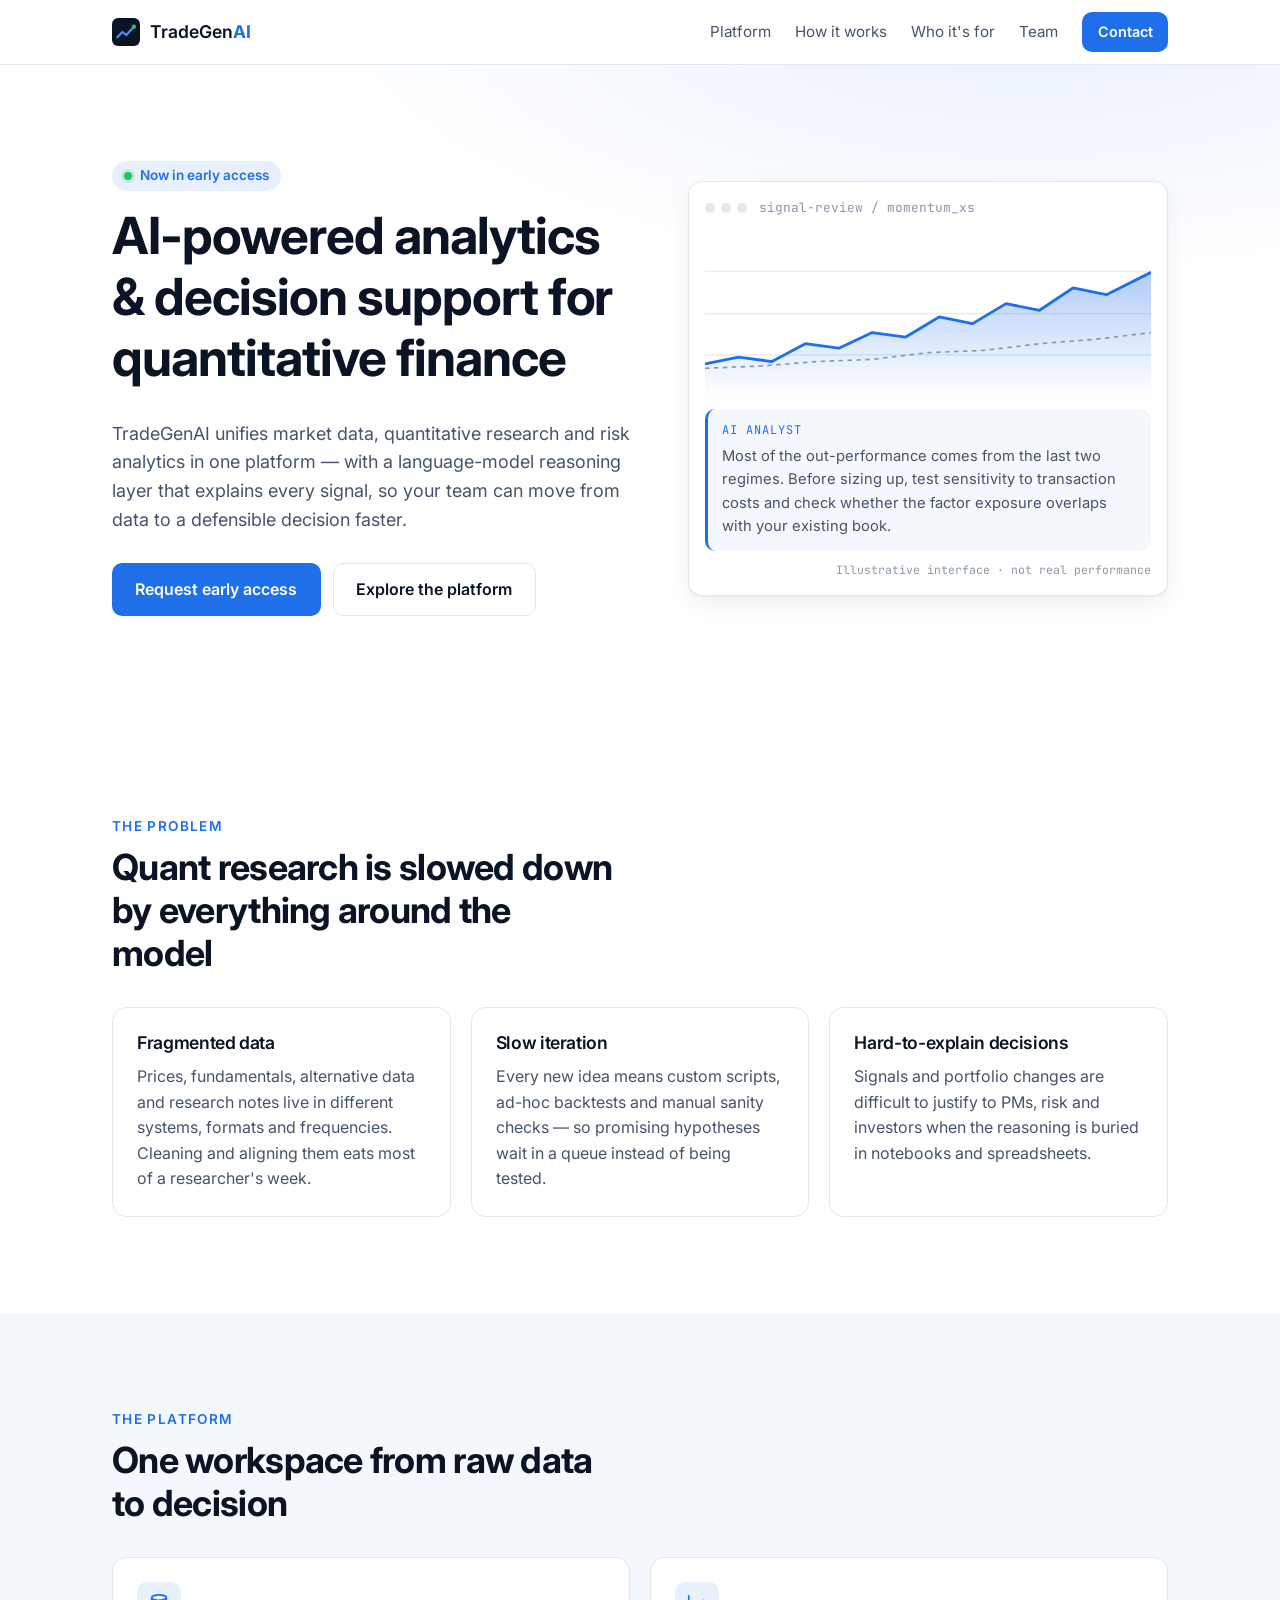
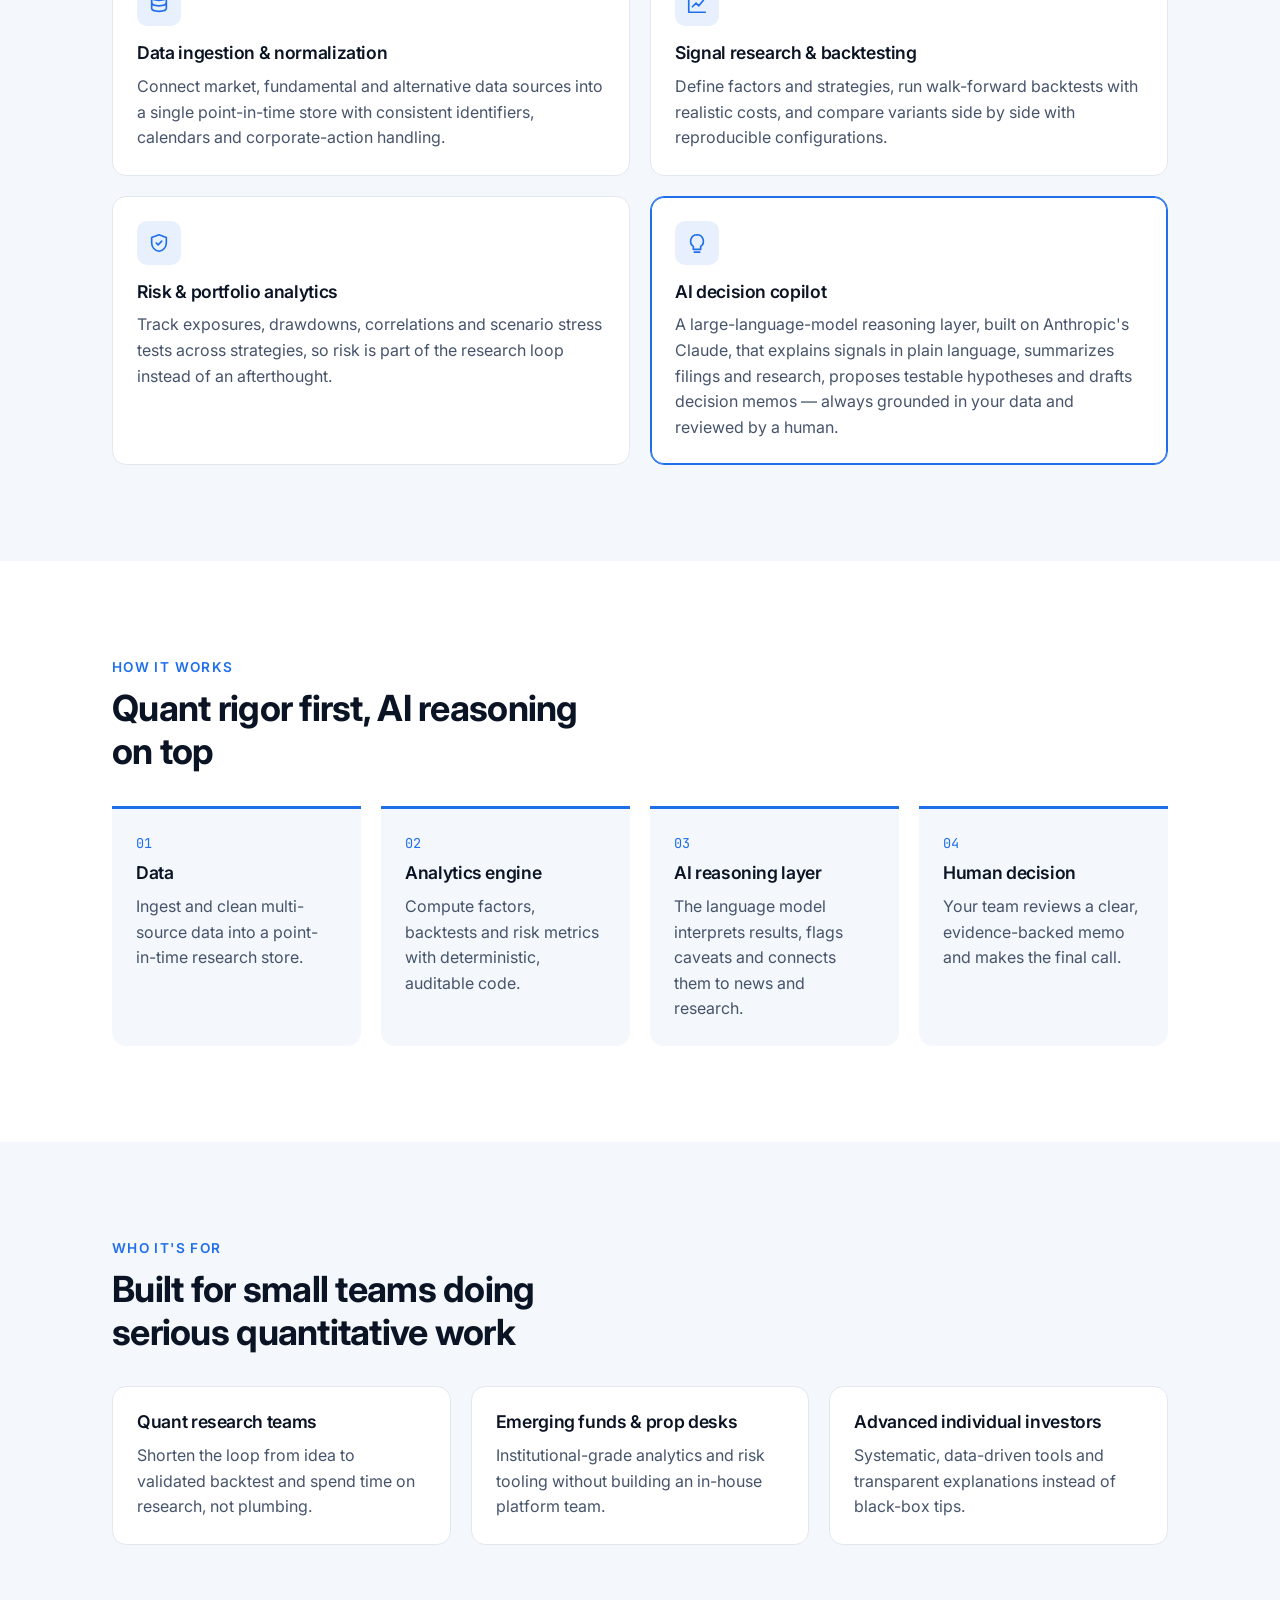
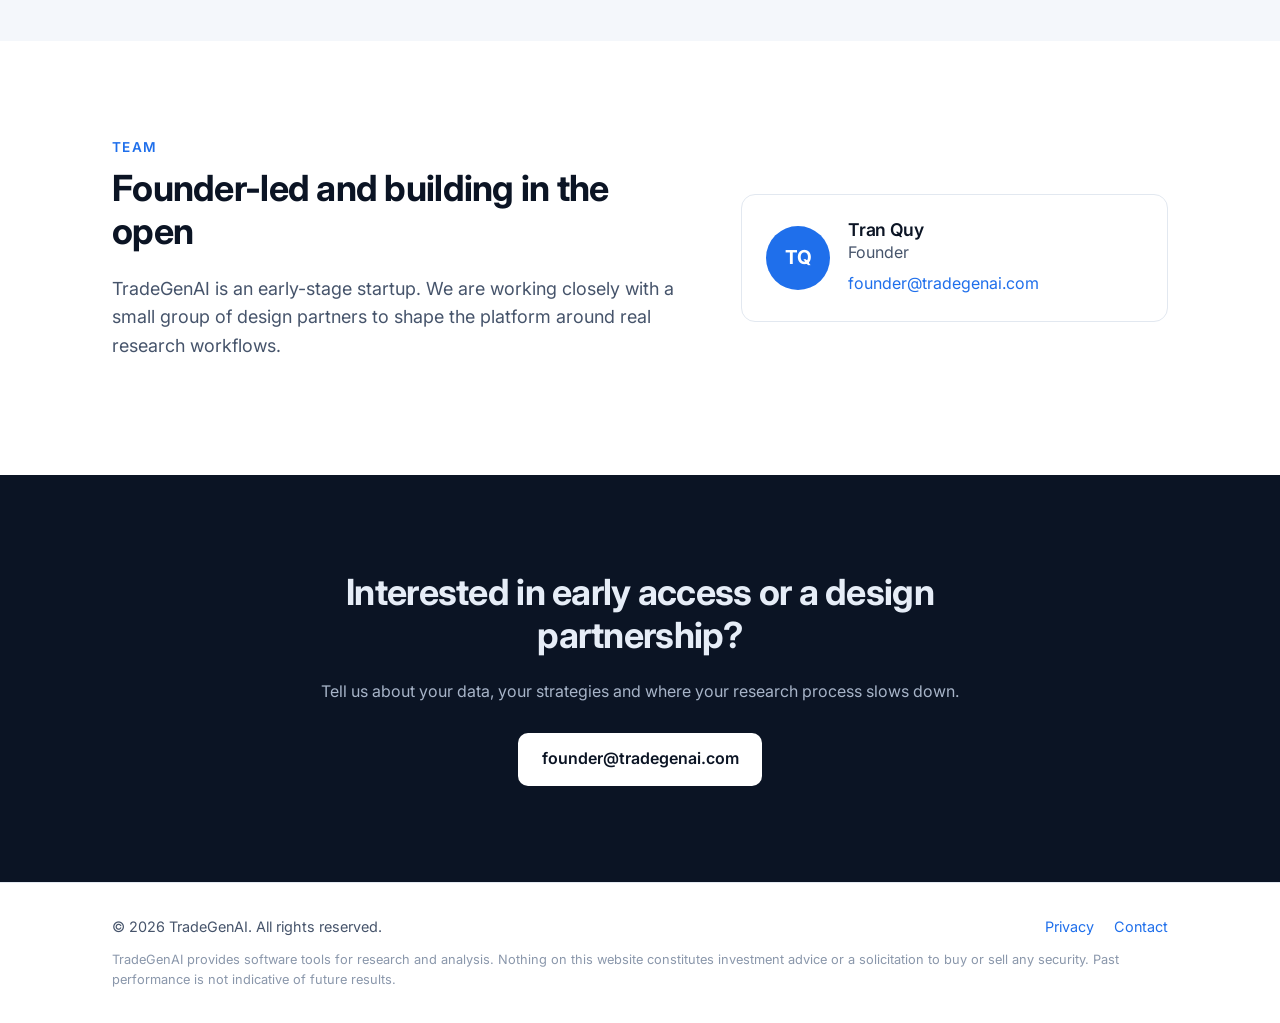
<file: index.html>
<!doctype html>
<html lang="en">
<head>
  <meta charset="utf-8">
  <meta name="viewport" content="width=device-width, initial-scale=1">
  <title>TradeGenAI — AI decision support for quantitative finance</title>
  <meta name="description" content="TradeGenAI builds a data analytics and decision-support platform for quantitative finance, combining rigorous quant tooling with large language model reasoning.">
  <link rel="canonical" href="https://tradegenai.com/">
  <link rel="icon" href="favicon.svg" type="image/svg+xml">
  <meta property="og:type" content="website">
  <meta property="og:url" content="https://tradegenai.com/">
  <meta property="og:title" content="TradeGenAI — AI decision support for quantitative finance">
  <meta property="og:description" content="Data analytics and decision support for quant teams, combining rigorous quant tooling with LLM reasoning.">
  <meta name="theme-color" content="#0b1424">
  <link rel="preconnect" href="https://fonts.googleapis.com">
  <link rel="preconnect" href="https://fonts.gstatic.com" crossorigin>
  <link href="https://fonts.googleapis.com/css2?family=Inter:wght@400;500;600;700&family=JetBrains+Mono:wght@400;500&display=swap" rel="stylesheet">
  <link rel="stylesheet" href="styles.css">
  <script type="application/ld+json">
  {
    "@context": "https://schema.org",
    "@type": "Organization",
    "name": "TradeGenAI",
    "url": "https://tradegenai.com",
    "logo": "https://tradegenai.com/favicon.svg",
    "email": "founder@tradegenai.com",
    "founder": { "@type": "Person", "name": "Tran Quy" }
  }
  </script>
</head>
<body>
  <header class="nav">
    <div class="container nav-inner">
      <a class="brand" href="#top" aria-label="TradeGenAI home">
        <img src="favicon.svg" alt="" width="28" height="28">
        <span>TradeGen<b>AI</b></span>
      </a>
      <nav class="nav-links" aria-label="Primary">
        <a href="#platform">Platform</a>
        <a href="#how">How it works</a>
        <a href="#who">Who it's for</a>
        <a href="#team">Team</a>
      </nav>
      <a class="btn btn-small" href="#contact">Contact</a>
    </div>
  </header>

  <main id="top">
    <section class="hero">
      <div class="container hero-grid">
        <div class="hero-copy">
          <p class="eyebrow"><span class="dot"></span> Now in early access</p>
          <h1>AI-powered analytics &amp; decision support for quantitative finance</h1>
          <p class="lede">TradeGenAI unifies market data, quantitative research and risk analytics in one platform &mdash; with a language-model reasoning layer that explains every signal, so your team can move from data to a defensible decision faster.</p>
          <div class="hero-cta">
            <a class="btn" href="mailto:founder@tradegenai.com?subject=TradeGenAI%20early%20access">Request early access</a>
            <a class="btn btn-ghost" href="#platform">Explore the platform</a>
          </div>
        </div>

        <figure class="hero-panel" aria-label="Illustrative product view">
          <div class="panel-head">
            <span class="panel-dots"><i></i><i></i><i></i></span>
            <span class="mono">signal-review / momentum_xs</span>
          </div>
          <svg class="chart" viewBox="0 0 400 150" role="img" aria-label="Illustrative equity curve">
            <defs>
              <linearGradient id="fill" x1="0" x2="0" y1="0" y2="1">
                <stop offset="0" class="stop-accent" stop-opacity=".35"/>
                <stop offset="1" class="stop-accent" stop-opacity="0"/>
              </linearGradient>
            </defs>
            <g class="grid">
              <line x1="0" y1="37" x2="400" y2="37"/><line x1="0" y1="75" x2="400" y2="75"/><line x1="0" y1="112" x2="400" y2="112"/>
            </g>
            <path d="M0,120 L30,114 L60,118 L90,102 L120,106 L150,92 L180,96 L210,78 L240,84 L270,66 L300,72 L330,52 L360,58 L400,38 L400,150 L0,150Z" fill="url(#fill)"/>
            <path d="M0,120 L30,114 L60,118 L90,102 L120,106 L150,92 L180,96 L210,78 L240,84 L270,66 L300,72 L330,52 L360,58 L400,38" class="line-accent"/>
            <path d="M0,124 L50,122 L100,118 L150,116 L200,110 L250,108 L300,102 L350,98 L400,92" class="line-bench"/>
          </svg>
          <div class="copilot">
            <p class="copilot-label mono">AI analyst</p>
            <p>Most of the out-performance comes from the last two regimes. Before sizing up, test sensitivity to transaction costs and check whether the factor exposure overlaps with your existing book.</p>
          </div>
          <figcaption class="mono">Illustrative interface &middot; not real performance</figcaption>
        </figure>
      </div>
    </section>

    <section class="section" id="problem">
      <div class="container">
        <p class="kicker">The problem</p>
        <h2>Quant research is slowed down by everything around the model</h2>
        <div class="cards three">
          <article class="card">
            <h3>Fragmented data</h3>
            <p>Prices, fundamentals, alternative data and research notes live in different systems, formats and frequencies. Cleaning and aligning them eats most of a researcher's week.</p>
          </article>
          <article class="card">
            <h3>Slow iteration</h3>
            <p>Every new idea means custom scripts, ad-hoc backtests and manual sanity checks &mdash; so promising hypotheses wait in a queue instead of being tested.</p>
          </article>
          <article class="card">
            <h3>Hard-to-explain decisions</h3>
            <p>Signals and portfolio changes are difficult to justify to PMs, risk and investors when the reasoning is buried in notebooks and spreadsheets.</p>
          </article>
        </div>
      </div>
    </section>

    <section class="section alt" id="platform">
      <div class="container">
        <p class="kicker">The platform</p>
        <h2>One workspace from raw data to decision</h2>
        <div class="cards two">
          <article class="card feature">
            <div class="icon" aria-hidden="true">
              <svg viewBox="0 0 24 24"><ellipse cx="12" cy="5" rx="8" ry="3"/><path d="M4 5v6c0 1.7 3.6 3 8 3s8-1.3 8-3V5"/><path d="M4 11v6c0 1.7 3.6 3 8 3s8-1.3 8-3v-6"/></svg>
            </div>
            <h3>Data ingestion &amp; normalization</h3>
            <p>Connect market, fundamental and alternative data sources into a single point-in-time store with consistent identifiers, calendars and corporate-action handling.</p>
          </article>
          <article class="card feature">
            <div class="icon" aria-hidden="true">
              <svg viewBox="0 0 24 24"><path d="M3 3v18h18"/><path d="M7 15l4-4 3 3 5-6"/></svg>
            </div>
            <h3>Signal research &amp; backtesting</h3>
            <p>Define factors and strategies, run walk-forward backtests with realistic costs, and compare variants side by side with reproducible configurations.</p>
          </article>
          <article class="card feature">
            <div class="icon" aria-hidden="true">
              <svg viewBox="0 0 24 24"><path d="M12 3l8 3v6c0 4.5-3.4 8.3-8 9-4.6-.7-8-4.5-8-9V6z"/><path d="M9 12l2 2 4-4"/></svg>
            </div>
            <h3>Risk &amp; portfolio analytics</h3>
            <p>Track exposures, drawdowns, correlations and scenario stress tests across strategies, so risk is part of the research loop instead of an afterthought.</p>
          </article>
          <article class="card feature highlight">
            <div class="icon" aria-hidden="true">
              <svg viewBox="0 0 24 24"><path d="M12 3a7 7 0 0 0-4 12.7V19h8v-3.3A7 7 0 0 0 12 3z"/><path d="M9 22h6"/></svg>
            </div>
            <h3>AI decision copilot</h3>
            <p>A large-language-model reasoning layer, built on Anthropic's Claude, that explains signals in plain language, summarizes filings and research, proposes testable hypotheses and drafts decision memos &mdash; always grounded in your data and reviewed by a human.</p>
          </article>
        </div>
      </div>
    </section>

    <section class="section" id="how">
      <div class="container">
        <p class="kicker">How it works</p>
        <h2>Quant rigor first, AI reasoning on top</h2>
        <ol class="flow">
          <li>
            <span class="step mono">01</span>
            <h3>Data</h3>
            <p>Ingest and clean multi-source data into a point-in-time research store.</p>
          </li>
          <li>
            <span class="step mono">02</span>
            <h3>Analytics engine</h3>
            <p>Compute factors, backtests and risk metrics with deterministic, auditable code.</p>
          </li>
          <li>
            <span class="step mono">03</span>
            <h3>AI reasoning layer</h3>
            <p>The language model interprets results, flags caveats and connects them to news and research.</p>
          </li>
          <li>
            <span class="step mono">04</span>
            <h3>Human decision</h3>
            <p>Your team reviews a clear, evidence-backed memo and makes the final call.</p>
          </li>
        </ol>
      </div>
    </section>

    <section class="section alt" id="who">
      <div class="container">
        <p class="kicker">Who it's for</p>
        <h2>Built for small teams doing serious quantitative work</h2>
        <div class="cards three">
          <article class="card">
            <h3>Quant research teams</h3>
            <p>Shorten the loop from idea to validated backtest and spend time on research, not plumbing.</p>
          </article>
          <article class="card">
            <h3>Emerging funds &amp; prop desks</h3>
            <p>Institutional-grade analytics and risk tooling without building an in-house platform team.</p>
          </article>
          <article class="card">
            <h3>Advanced individual investors</h3>
            <p>Systematic, data-driven tools and transparent explanations instead of black-box tips.</p>
          </article>
        </div>
      </div>
    </section>

    <section class="section" id="team">
      <div class="container team">
        <div>
          <p class="kicker">Team</p>
          <h2>Founder-led and building in the open</h2>
          <p class="lede">TradeGenAI is an early-stage startup. We are working closely with a small group of design partners to shape the platform around real research workflows.</p>
        </div>
        <article class="card person">
          <div class="avatar" aria-hidden="true">TQ</div>
          <div>
            <h3>Tran Quy</h3>
            <p class="role">Founder</p>
            <p><a href="mailto:founder@tradegenai.com">founder@tradegenai.com</a></p>
          </div>
        </article>
      </div>
    </section>

    <section class="section cta-band" id="contact">
      <div class="container cta-inner">
        <h2>Interested in early access or a design partnership?</h2>
        <p>Tell us about your data, your strategies and where your research process slows down.</p>
        <a class="btn btn-light" href="mailto:founder@tradegenai.com?subject=TradeGenAI%20early%20access">founder@tradegenai.com</a>
      </div>
    </section>
  </main>

  <footer class="footer">
    <div class="container footer-inner">
      <p>&copy; 2026 TradeGenAI. All rights reserved.</p>
      <nav aria-label="Footer">
        <a href="privacy.html">Privacy</a>
        <a href="mailto:founder@tradegenai.com">Contact</a>
      </nav>
      <p class="disclaimer">TradeGenAI provides software tools for research and analysis. Nothing on this website constitutes investment advice or a solicitation to buy or sell any security. Past performance is not indicative of future results.</p>
    </div>
  </footer>
</body>
</html>
</file>
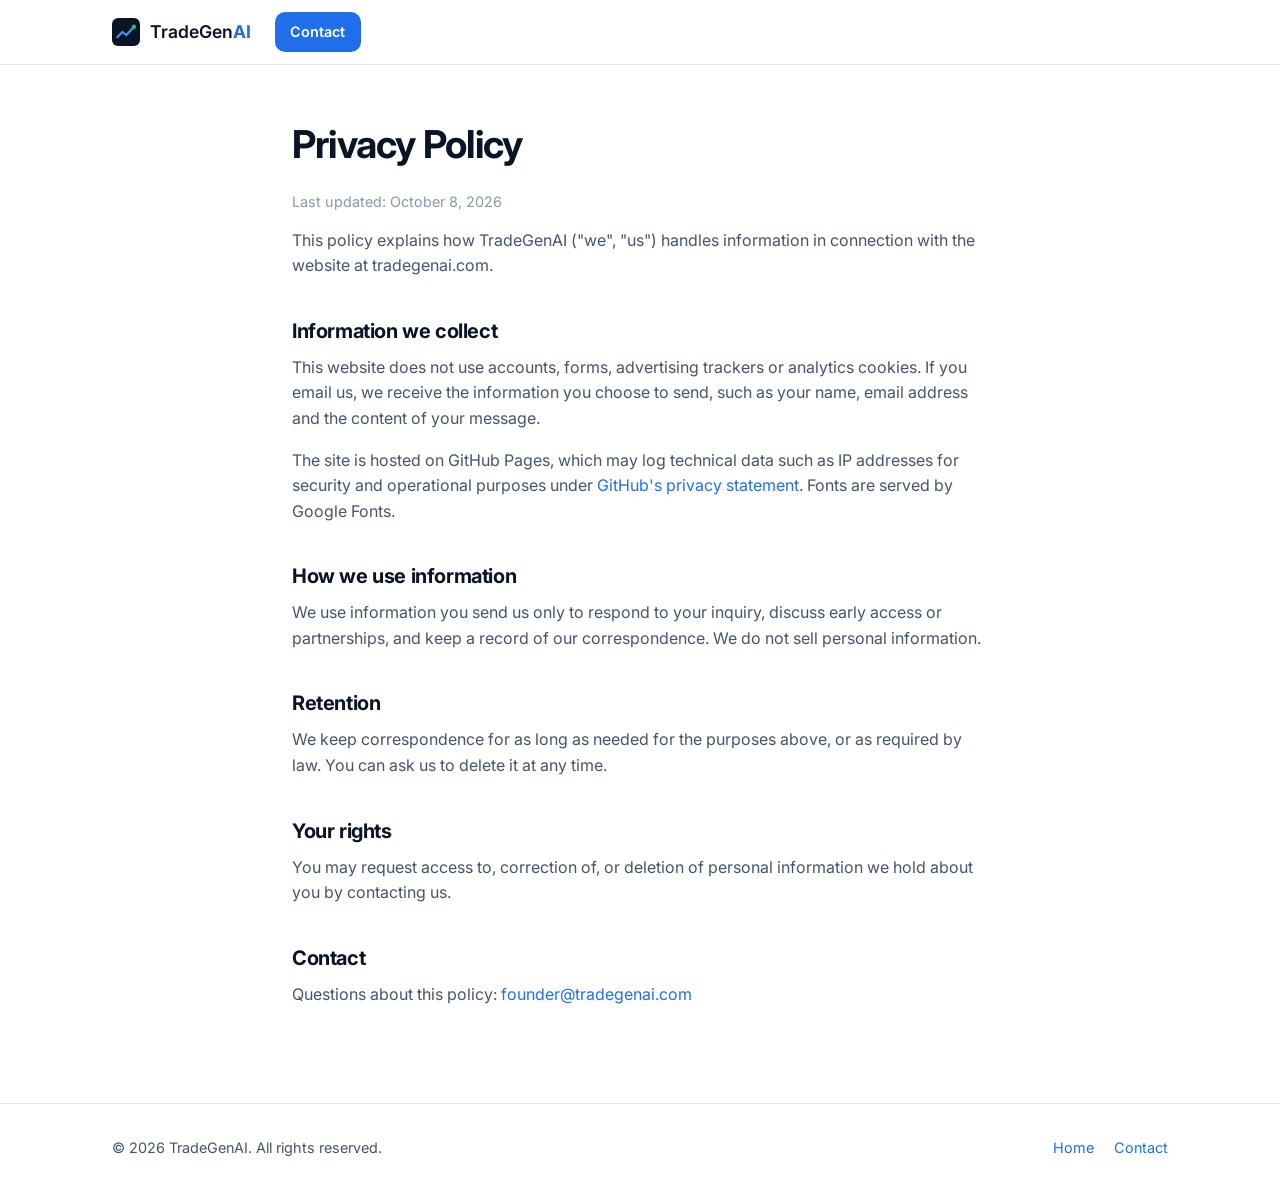
<file: privacy.html>
<!doctype html>
<html lang="en">
<head>
  <meta charset="utf-8">
  <meta name="viewport" content="width=device-width, initial-scale=1">
  <title>Privacy Policy — TradeGenAI</title>
  <meta name="description" content="Privacy policy for the TradeGenAI website.">
  <link rel="canonical" href="https://tradegenai.com/privacy.html">
  <link rel="icon" href="favicon.svg" type="image/svg+xml">
  <link rel="preconnect" href="https://fonts.googleapis.com">
  <link rel="preconnect" href="https://fonts.gstatic.com" crossorigin>
  <link href="https://fonts.googleapis.com/css2?family=Inter:wght@400;500;600;700&family=JetBrains+Mono:wght@400;500&display=swap" rel="stylesheet">
  <link rel="stylesheet" href="styles.css">
</head>
<body>
  <header class="nav">
    <div class="container nav-inner">
      <a class="brand" href="./" aria-label="TradeGenAI home">
        <img src="favicon.svg" alt="" width="28" height="28">
        <span>TradeGen<b>AI</b></span>
      </a>
      <a class="btn btn-small" href="mailto:founder@tradegenai.com">Contact</a>
    </div>
  </header>

  <main class="page">
    <div class="container">
      <h1>Privacy Policy</h1>
      <p class="updated">Last updated: October 8, 2026</p>

      <p>This policy explains how TradeGenAI ("we", "us") handles information in connection with the website at tradegenai.com.</p>

      <h2>Information we collect</h2>
      <p>This website does not use accounts, forms, advertising trackers or analytics cookies. If you email us, we receive the information you choose to send, such as your name, email address and the content of your message.</p>
      <p>The site is hosted on GitHub Pages, which may log technical data such as IP addresses for security and operational purposes under <a href="https://docs.github.com/en/site-policy/privacy-policies/github-general-privacy-statement">GitHub's privacy statement</a>. Fonts are served by Google Fonts.</p>

      <h2>How we use information</h2>
      <p>We use information you send us only to respond to your inquiry, discuss early access or partnerships, and keep a record of our correspondence. We do not sell personal information.</p>

      <h2>Retention</h2>
      <p>We keep correspondence for as long as needed for the purposes above, or as required by law. You can ask us to delete it at any time.</p>

      <h2>Your rights</h2>
      <p>You may request access to, correction of, or deletion of personal information we hold about you by contacting us.</p>

      <h2>Contact</h2>
      <p>Questions about this policy: <a href="mailto:founder@tradegenai.com">founder@tradegenai.com</a></p>
    </div>
  </main>

  <footer class="footer">
    <div class="container footer-inner">
      <p>&copy; 2026 TradeGenAI. All rights reserved.</p>
      <nav aria-label="Footer">
        <a href="./">Home</a>
        <a href="mailto:founder@tradegenai.com">Contact</a>
      </nav>
    </div>
  </footer>
</body>
</html>
</file>
<file: styles.css>
:root {
  --bg: #ffffff;
  --bg-alt: #f4f7fb;
  --surface: #ffffff;
  --text: #0b1424;
  --text-soft: #46546b;
  --muted: #8a97ab;
  --border: #e2e8f0;
  --accent: #1f6feb;
  --accent-strong: #1557c0;
  --accent-soft: #e8f0fe;
  --band: #0b1424;
  --band-text: #e6edf7;
  --radius: 14px;
  --shadow: 0 1px 2px rgba(11, 20, 36, .05), 0 8px 24px rgba(11, 20, 36, .06);
  --font: "Inter", system-ui, -apple-system, "Segoe UI", Roboto, sans-serif;
  --mono: "JetBrains Mono", ui-monospace, SFMono-Regular, Consolas, monospace;
  color-scheme: light;
}

@media (prefers-color-scheme: dark) {
  :root {
    --bg: #0b1220;
    --bg-alt: #0f1829;
    --surface: #131e32;
    --text: #e6edf7;
    --text-soft: #a7b4c8;
    --muted: #6b7a92;
    --border: #22304a;
    --accent: #4c8dff;
    --accent-strong: #6ea2ff;
    --accent-soft: #16264a;
    --band: #101c33;
    --band-text: #e6edf7;
    --shadow: 0 1px 2px rgba(0, 0, 0, .3), 0 8px 24px rgba(0, 0, 0, .25);
    color-scheme: dark;
  }
}

*, *::before, *::after { box-sizing: border-box; }

html { scroll-behavior: smooth; scroll-padding-top: 72px; }

body {
  margin: 0;
  background: var(--bg);
  color: var(--text);
  font-family: var(--font);
  font-size: 16px;
  line-height: 1.6;
  -webkit-font-smoothing: antialiased;
}

img, svg { display: block; max-width: 100%; }

a { color: var(--accent); text-decoration: none; }
a:hover { text-decoration: underline; }

h1, h2, h3 { line-height: 1.2; margin: 0 0 .6em; letter-spacing: -.02em; }
h1 { font-size: clamp(2rem, 4.5vw, 3.2rem); font-weight: 700; }
h2 { font-size: clamp(1.6rem, 3vw, 2.25rem); font-weight: 700; max-width: 22ch; }
h3 { font-size: 1.1rem; font-weight: 600; }
p { margin: 0 0 1em; }

.mono { font-family: var(--mono); }

.container {
  width: 100%;
  max-width: 1120px;
  margin: 0 auto;
  padding: 0 16px;
}
@media (min-width: 720px) { .container { padding: 0 32px; } }

/* Buttons */
.btn {
  display: inline-flex;
  align-items: center;
  justify-content: center;
  padding: .8em 1.4em;
  border-radius: 10px;
  background: var(--accent);
  color: #fff;
  font-weight: 600;
  border: 1px solid transparent;
  transition: background .15s ease, transform .15s ease;
}
.btn:hover { background: var(--accent-strong); text-decoration: none; transform: translateY(-1px); }
.btn-small { padding: .5em 1em; font-size: .9rem; }
.btn-ghost { background: transparent; color: var(--text); border-color: var(--border); }
.btn-ghost:hover { background: var(--bg-alt); }
.btn-light { background: #fff; color: #0b1424; }
.btn-light:hover { background: #e6edf7; }

/* Nav */
.nav {
  position: sticky;
  top: 0;
  z-index: 10;
  background: color-mix(in srgb, var(--bg) 85%, transparent);
  backdrop-filter: saturate(180%) blur(12px);
  border-bottom: 1px solid var(--border);
}
.nav-inner { display: flex; align-items: center; gap: 24px; height: 64px; }
.brand { display: flex; align-items: center; gap: 10px; color: var(--text); font-weight: 600; font-size: 1.1rem; }
.brand:hover { text-decoration: none; }
.brand b { color: var(--accent); font-weight: 700; }
.nav-links { display: none; gap: 24px; margin-left: auto; }
.nav-links a { color: var(--text-soft); font-size: .95rem; }
.nav-links a:hover { color: var(--text); text-decoration: none; }
.nav .btn { margin-left: auto; }
@media (min-width: 820px) {
  .nav-links { display: flex; }
  .nav .btn { margin-left: 0; }
}

/* Hero */
.hero { padding: 64px 0 72px; background: radial-gradient(1000px 400px at 80% -10%, var(--accent-soft), transparent 70%); }
.hero-grid { display: grid; gap: 48px; align-items: center; }
@media (min-width: 960px) { .hero-grid { grid-template-columns: 1.1fr 1fr; } .hero { padding: 96px 0 104px; } }
.eyebrow {
  display: inline-flex; align-items: center; gap: 8px;
  padding: .3em .9em; border-radius: 999px;
  background: var(--accent-soft); color: var(--accent);
  font-size: .85rem; font-weight: 600;
}
.dot { width: 8px; height: 8px; border-radius: 50%; background: #22c55e; box-shadow: 0 0 0 3px rgba(34, 197, 94, .2); }
.lede { font-size: 1.125rem; color: var(--text-soft); max-width: 60ch; }
.hero-cta { display: flex; flex-wrap: wrap; gap: 12px; margin-top: 28px; }

.hero-panel {
  margin: 0;
  background: var(--surface);
  border: 1px solid var(--border);
  border-radius: var(--radius);
  box-shadow: var(--shadow);
  padding: 16px;
  min-width: 0;
}
.panel-head { display: flex; align-items: center; gap: 12px; font-size: .8rem; color: var(--muted); margin-bottom: 12px; overflow: hidden; white-space: nowrap; }
.panel-dots { display: flex; gap: 6px; }
.panel-dots i { width: 10px; height: 10px; border-radius: 50%; background: var(--border); }
.chart { width: 100%; height: auto; }
.chart .grid line { stroke: var(--border); stroke-width: 1; }
.chart .stop-accent { stop-color: var(--accent); }
.chart .line-accent { fill: none; stroke: var(--accent); stroke-width: 2.5; stroke-linejoin: round; }
.chart .line-bench { fill: none; stroke: var(--muted); stroke-width: 1.5; stroke-dasharray: 4 4; }
.copilot {
  margin-top: 12px;
  padding: 12px 14px;
  border-radius: 10px;
  background: var(--bg-alt);
  border-left: 3px solid var(--accent);
  font-size: .92rem;
  color: var(--text-soft);
}
.copilot p:last-child { margin: 0; }
.copilot-label { font-size: .75rem; color: var(--accent); text-transform: uppercase; letter-spacing: .08em; margin-bottom: 4px; }
.hero-panel figcaption { margin-top: 10px; font-size: .72rem; color: var(--muted); text-align: right; }

/* Sections */
.section { padding: 72px 0; }
@media (min-width: 960px) { .section { padding: 96px 0; } }
.section.alt { background: var(--bg-alt); }
.kicker { color: var(--accent); font-weight: 600; font-size: .85rem; text-transform: uppercase; letter-spacing: .1em; margin-bottom: .6em; }

.cards { display: grid; gap: 20px; margin-top: 32px; }
@media (min-width: 720px) { .cards.two { grid-template-columns: repeat(2, 1fr); } }
@media (min-width: 900px) { .cards.three { grid-template-columns: repeat(3, 1fr); } }
.card {
  background: var(--surface);
  border: 1px solid var(--border);
  border-radius: var(--radius);
  padding: 24px;
}
.card p { color: var(--text-soft); margin: 0; }
.feature.highlight { border-color: var(--accent); box-shadow: 0 0 0 1px var(--accent) inset; }
.icon {
  width: 44px; height: 44px; border-radius: 10px;
  display: grid; place-items: center;
  background: var(--accent-soft); margin-bottom: 16px;
}
.icon svg { width: 22px; height: 22px; fill: none; stroke: var(--accent); stroke-width: 1.8; stroke-linecap: round; stroke-linejoin: round; }

/* Flow */
.flow { list-style: none; padding: 0; margin: 32px 0 0; display: grid; gap: 20px; counter-reset: none; }
@media (min-width: 720px) { .flow { grid-template-columns: repeat(2, 1fr); } }
@media (min-width: 1000px) { .flow { grid-template-columns: repeat(4, 1fr); } }
.flow li { position: relative; padding: 24px; border-top: 3px solid var(--accent); background: var(--bg-alt); border-radius: 0 0 var(--radius) var(--radius); }
.flow p { color: var(--text-soft); margin: 0; }
.step { display: block; color: var(--accent); font-size: .85rem; margin-bottom: 8px; }

/* Team */
.team { display: grid; gap: 32px; align-items: center; }
@media (min-width: 900px) { .team { grid-template-columns: 1.4fr 1fr; } }
.person { display: flex; gap: 18px; align-items: center; }
.person h3 { margin-bottom: 0; }
.person .role { margin-bottom: 6px; }
.avatar {
  flex: none; width: 64px; height: 64px; border-radius: 50%;
  display: grid; place-items: center;
  background: var(--accent); color: #fff; font-weight: 700; font-size: 1.2rem;
}

/* CTA band */
.cta-band { background: var(--band); color: var(--band-text); text-align: center; }
.cta-inner { display: flex; flex-direction: column; align-items: center; }
.cta-band h2 { max-width: 28ch; }
.cta-band p { color: #a7b4c8; margin-bottom: 28px; }
.cta-band .btn { word-break: break-all; }

/* Footer */
.footer { border-top: 1px solid var(--border); padding: 32px 0; font-size: .9rem; color: var(--text-soft); }
.footer-inner { display: flex; flex-wrap: wrap; gap: 12px 24px; justify-content: space-between; }
.footer nav { display: flex; gap: 20px; }
.footer p { margin: 0; }
.disclaimer { flex-basis: 100%; font-size: .8rem; color: var(--muted); }

/* Legal / simple pages */
.page { padding: 56px 0 80px; }
.page .container { max-width: 760px; }
.page h1 { font-size: clamp(1.8rem, 4vw, 2.4rem); }
.page h2 { font-size: 1.25rem; margin-top: 2em; max-width: none; }
.page p, .page li { color: var(--text-soft); }
.page .updated { color: var(--muted); font-size: .9rem; }
.center { text-align: center; }
.center .btn { margin-top: 16px; }
</file>
